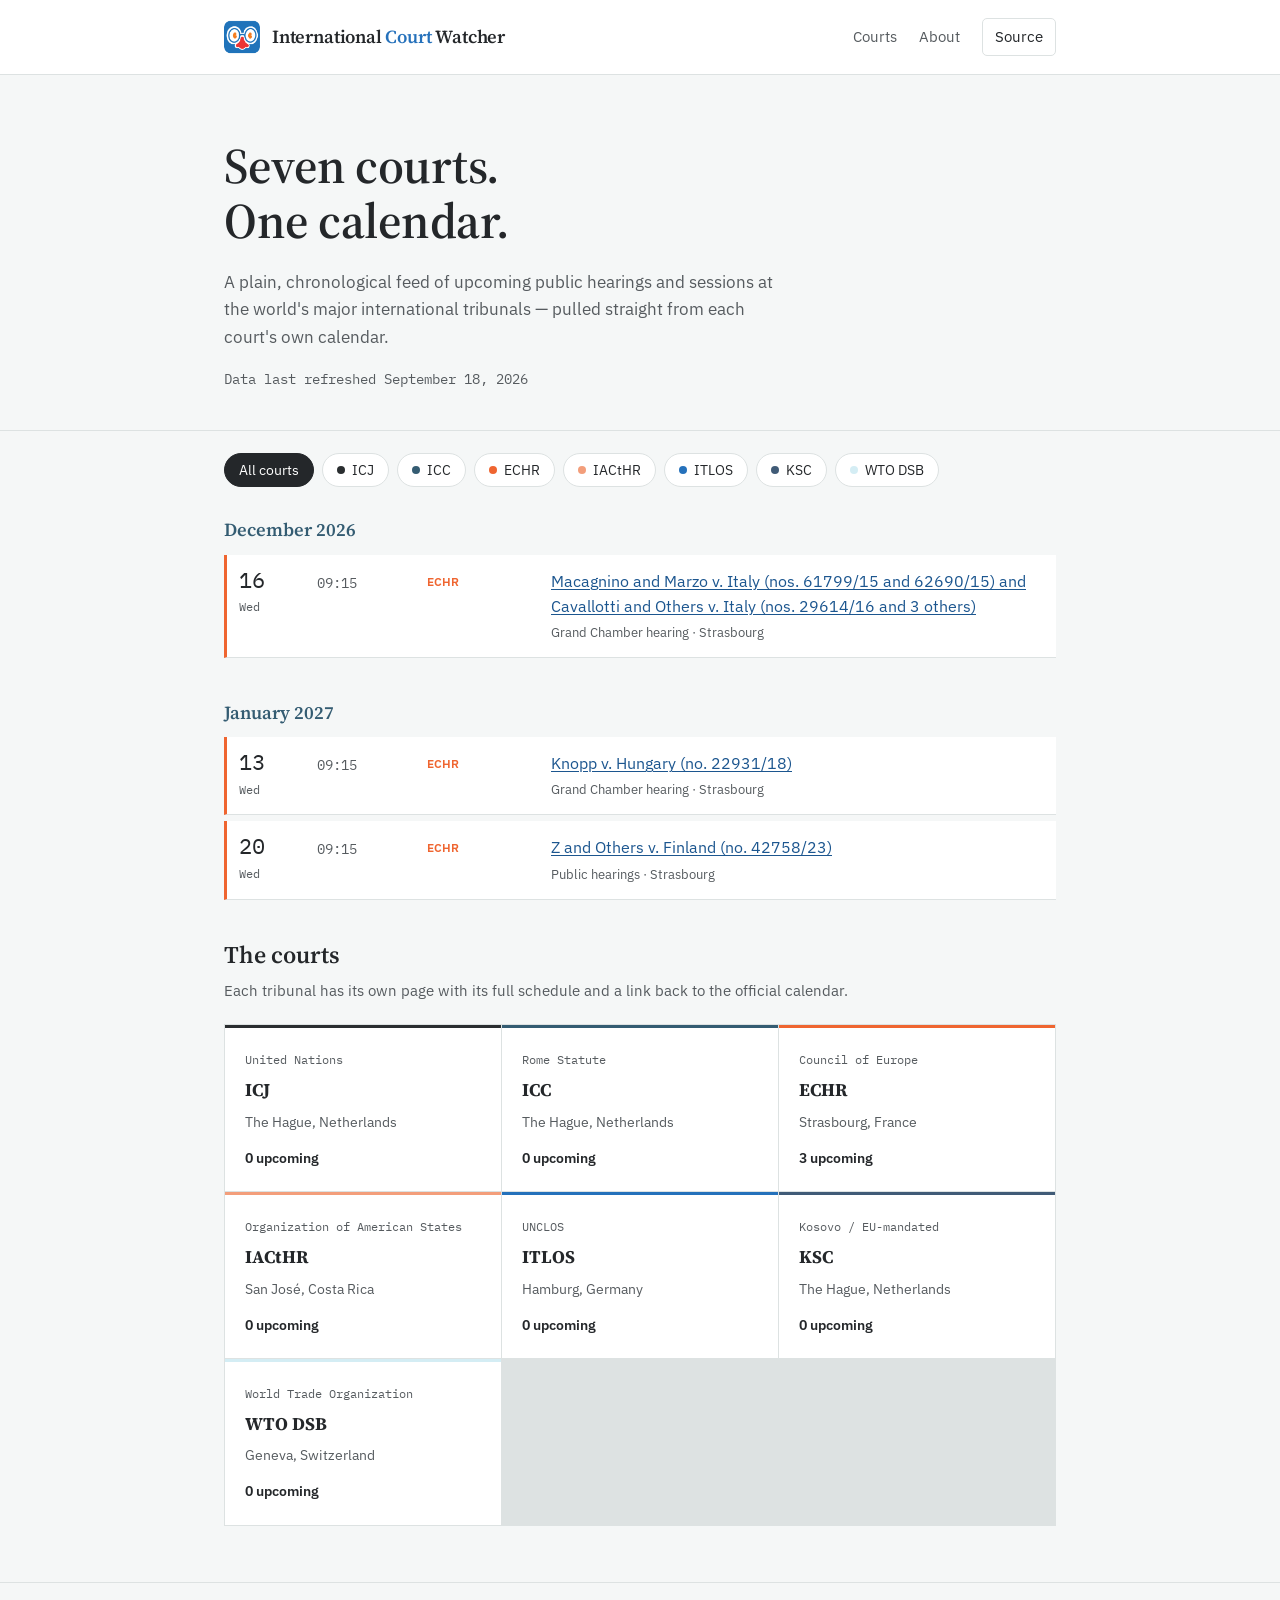
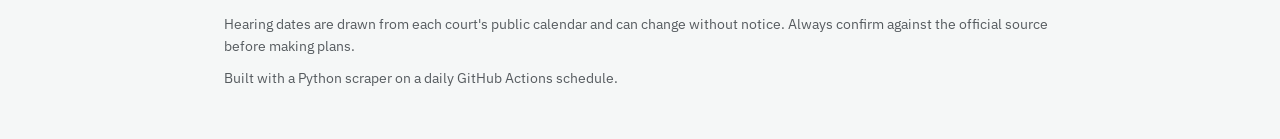
<file: index.html>
<!doctype html>
<html lang="en">
<head>
  <meta charset="utf-8">
  <meta name="viewport" content="width=device-width, initial-scale=1">
  <title>International Court Watcher — hearings across the world's courts</title>
  <meta name="description" content="A single, plain-language calendar of upcoming hearings and sessions at the ICJ, ICC, ECHR, IACtHR, ITLOS, the Kosovo Specialist Chambers, and the WTO Dispute Settlement Body.">
  <link rel="icon" href="assets/img/favicon.png">
  <link rel="preconnect" href="https://fonts.googleapis.com">
  <link href="https://fonts.googleapis.com/css2?family=Source+Serif+4:opsz,wght@8..60,500;8..60,600&family=IBM+Plex+Sans:wght@400;500;600&family=IBM+Plex+Mono:wght@400;500&display=swap" rel="stylesheet">
  <link rel="stylesheet" href="assets/css/style.css">
</head>
<body data-root=".">
  <header class="site-header">
    <div class="wrap">
      <a class="brand" href="index.html">
        <img src="assets/img/logo.png" alt="International Court Watcher logo">
        <span class="brand-name">International <span>Court</span> Watcher</span>
      </a>
      <nav class="site-nav">
        <a href="#courts">Courts</a>
        <a href="about.html">About</a>
        <a class="github" href="https://github.com/" target="_blank" rel="noopener">Source</a>
      </nav>
    </div>
  </header>

  <section class="hero">
    <div class="wrap">
      <h1>Seven courts. One calendar.</h1>
      <p>A plain, chronological feed of upcoming public hearings and sessions at the world's major international tribunals — pulled straight from each court's own calendar.</p>
      <div class="updated" id="updated">Loading data&hellip;</div>
    </div>
  </section>

  <section class="wrap">
    <div class="filters" id="filters"></div>
    <div class="feed" id="feed"></div>
  </section>

  <section class="wrap" id="courts">
    <h2 class="section-title">The courts</h2>
    <p class="section-sub">Each tribunal has its own page with its full schedule and a link back to the official calendar.</p>
    <div class="court-grid" id="court-grid"></div>
  </section>

  <footer class="site-footer">
    <div class="wrap foot-row">
      <div>Hearing dates are drawn from each court's public calendar and can change without notice. Always confirm against the official source before making plans.</div>
      <div>Built with a Python scraper on a daily GitHub Actions schedule.</div>
    </div>
  </footer>

  <script src="assets/js/site.js"></script>
  <script>ICW.initHomepage();</script>
</body>
</html>
</file>
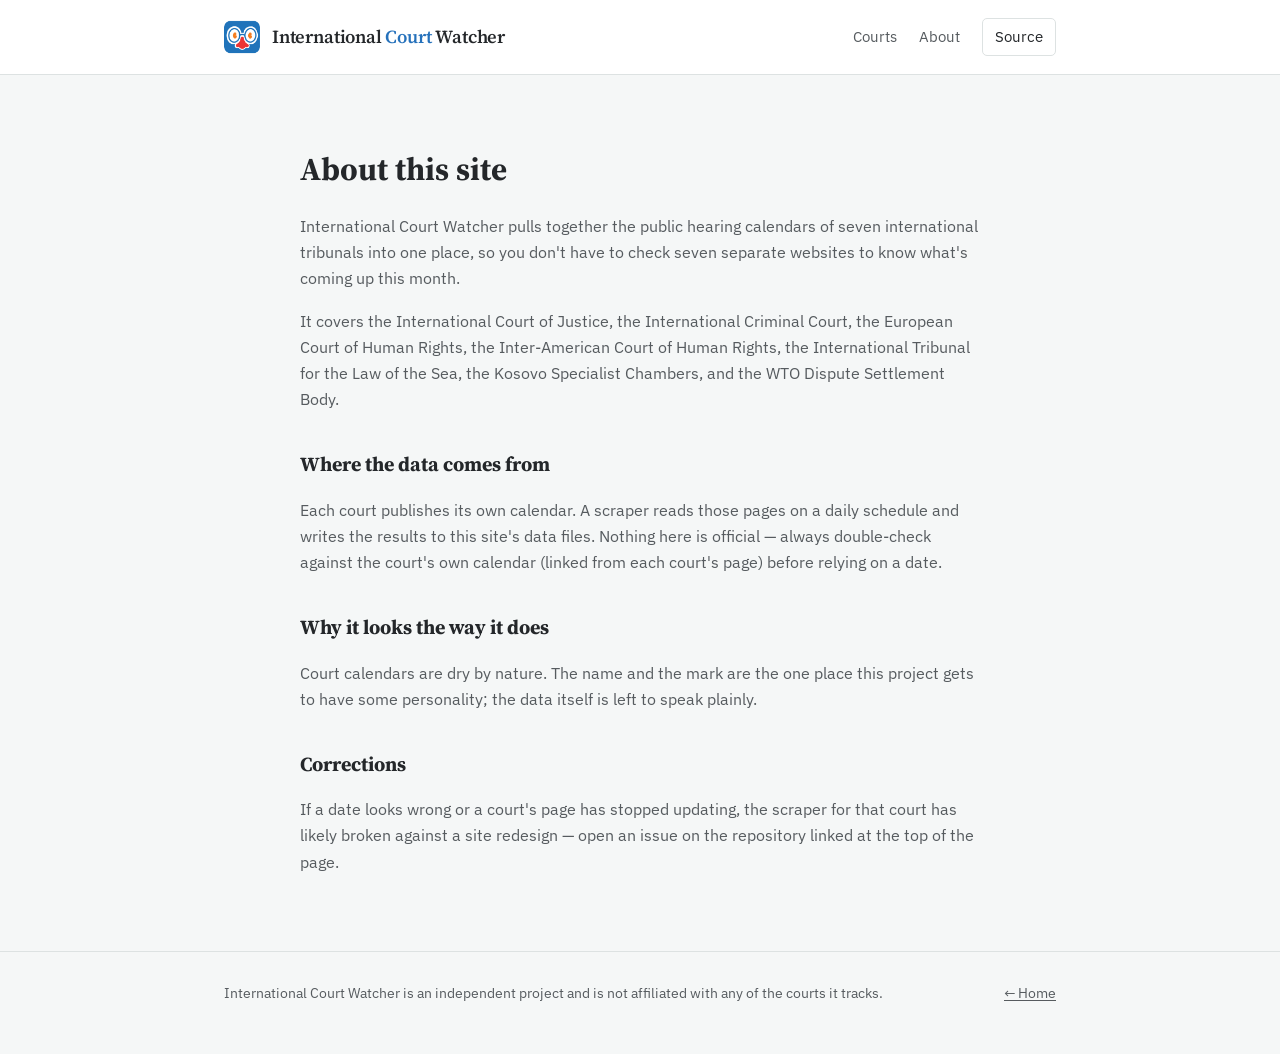
<file: about.html>
<!doctype html>
<html lang="en">
<head>
  <meta charset="utf-8">
  <meta name="viewport" content="width=device-width, initial-scale=1">
  <title>About — International Court Watcher</title>
  <link rel="icon" href="assets/img/favicon.png">
  <link rel="preconnect" href="https://fonts.googleapis.com">
  <link href="https://fonts.googleapis.com/css2?family=Source+Serif+4:opsz,wght@8..60,500;8..60,600&family=IBM+Plex+Sans:wght@400;500;600&family=IBM+Plex+Mono:wght@400;500&display=swap" rel="stylesheet">
  <link rel="stylesheet" href="assets/css/style.css">
  <style>
    .prose { max-width: var(--col-narrow); padding: 48px 0 60px; }
    .prose h1 { font-family: var(--font-display); font-size: 2rem; margin-bottom: 18px; }
    .prose p { color: var(--ink-soft); font-size: 1.02rem; margin-bottom: 16px; }
    .prose h2 { font-family: var(--font-display); font-size: 1.25rem; margin-top: 36px; }
    .prose ul { color: var(--ink-soft); padding-left: 20px; }
    .prose li { margin-bottom: 6px; }
  </style>
</head>
<body>
  <header class="site-header">
    <div class="wrap">
      <a class="brand" href="index.html">
        <img src="assets/img/logo.png" alt="International Court Watcher logo">
        <span class="brand-name">International <span>Court</span> Watcher</span>
      </a>
      <nav class="site-nav">
        <a href="index.html#courts">Courts</a>
        <a href="about.html">About</a>
        <a class="github" href="https://github.com/" target="_blank" rel="noopener">Source</a>
      </nav>
    </div>
  </header>

  <div class="wrap prose">
    <h1>About this site</h1>
    <p>International Court Watcher pulls together the public hearing calendars of seven international tribunals into one place, so you don't have to check seven separate websites to know what's coming up this month.</p>
    <p>It covers the International Court of Justice, the International Criminal Court, the European Court of Human Rights, the Inter-American Court of Human Rights, the International Tribunal for the Law of the Sea, the Kosovo Specialist Chambers, and the WTO Dispute Settlement Body.</p>

    <h2>Where the data comes from</h2>
    <p>Each court publishes its own calendar. A scraper reads those pages on a daily schedule and writes the results to this site's data files. Nothing here is official — always double-check against the court's own calendar (linked from each court's page) before relying on a date.</p>

    <h2>Why it looks the way it does</h2>
    <p>Court calendars are dry by nature. The name and the mark are the one place this project gets to have some personality; the data itself is left to speak plainly.</p>

    <h2>Corrections</h2>
    <p>If a date looks wrong or a court's page has stopped updating, the scraper for that court has likely broken against a site redesign — open an issue on the repository linked at the top of the page.</p>
  </div>

  <footer class="site-footer">
    <div class="wrap foot-row">
      <div>International Court Watcher is an independent project and is not affiliated with any of the courts it tracks.</div>
      <div><a href="index.html">&larr; Home</a></div>
    </div>
  </footer>
</body>
</html>
</file>
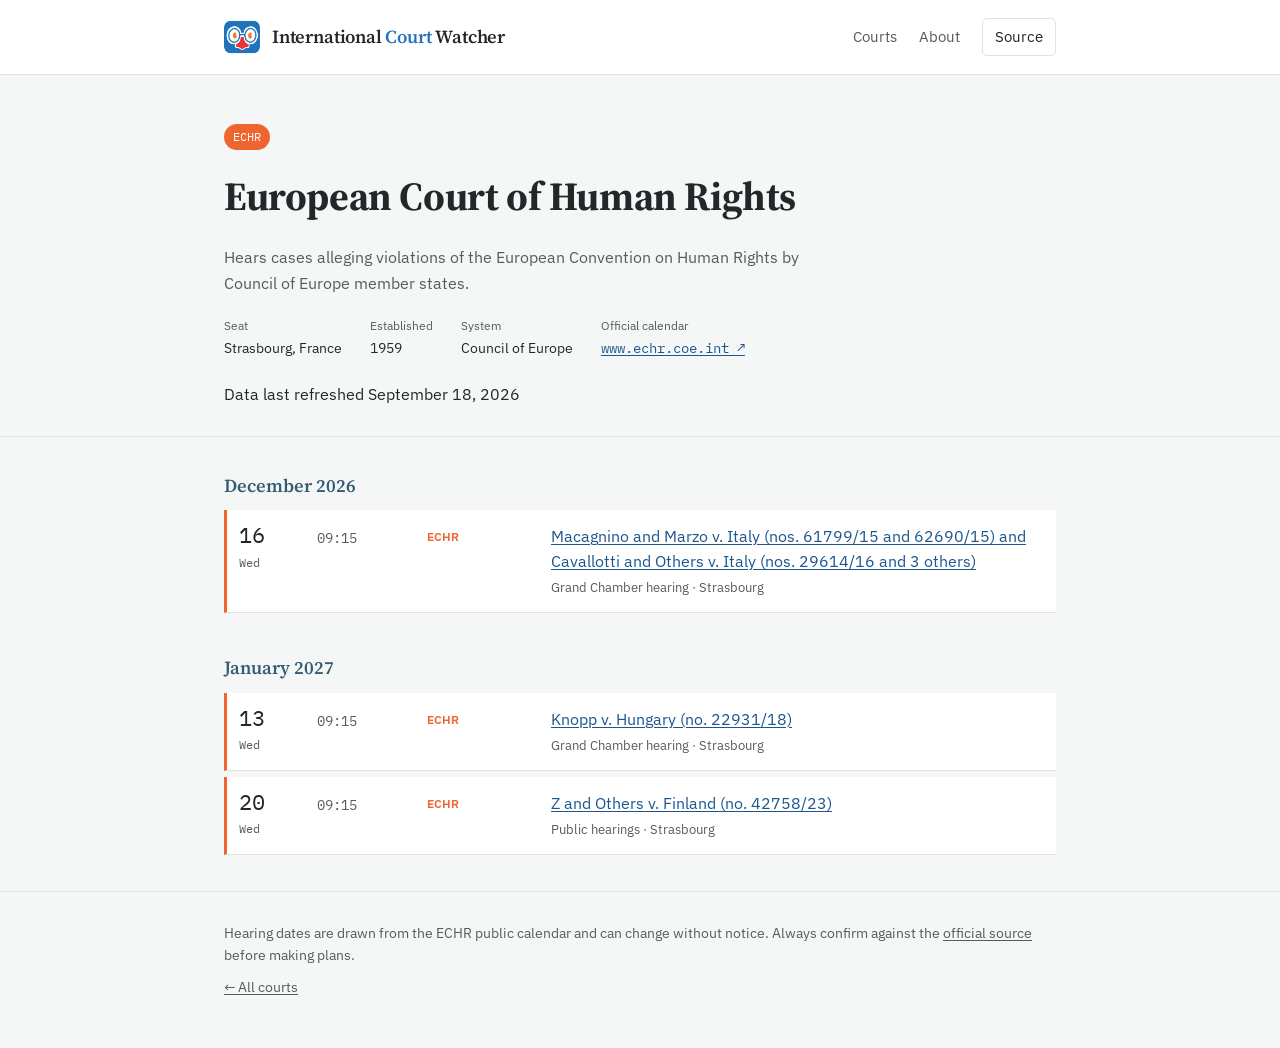
<file: courts/echr.html>
<!doctype html>
<html lang="en">
<head>
  <meta charset="utf-8">
  <meta name="viewport" content="width=device-width, initial-scale=1">
  <title>European Court of Human Rights (ECHR) hearings — International Court Watcher</title>
  <meta name="description" content="Upcoming hearings and sessions at the European Court of Human Rights, sourced from the court's own calendar.">
  <link rel="icon" href="../assets/img/favicon.png">
  <link rel="preconnect" href="https://fonts.googleapis.com">
  <link href="https://fonts.googleapis.com/css2?family=Source+Serif+4:opsz,wght@8..60,500;8..60,600&family=IBM+Plex+Sans:wght@400;500;600&family=IBM+Plex+Mono:wght@400;500&display=swap" rel="stylesheet">
  <link rel="stylesheet" href="../assets/css/style.css">
</head>
<body data-root="..">
  <header class="site-header">
    <div class="wrap">
      <a class="brand" href="../index.html">
        <img src="../assets/img/logo.png" alt="International Court Watcher logo">
        <span class="brand-name">International <span>Court</span> Watcher</span>
      </a>
      <nav class="site-nav">
        <a href="../index.html#courts">Courts</a>
        <a href="../about.html">About</a>
        <a class="github" href="https://github.com/" target="_blank" rel="noopener">Source</a>
      </nav>
    </div>
  </header>

  <section class="court-header" style="--page-accent:#EF6530">
    <div class="wrap">
      <span class="abbr-tag">ECHR</span>
      <h1>European Court of Human Rights</h1>
      <p class="blurb">Hears cases alleging violations of the European Convention on Human Rights by Council of Europe member states.</p>
      <div class="court-meta">
        <div><span>Seat</span>Strasbourg, France</div>
        <div><span>Established</span>1959</div>
        <div><span>System</span>Council of Europe</div>
        <div><span>Official calendar</span><a href="https://www.echr.coe.int/calendar-of-hearings" target="_blank" rel="noopener">www.echr.coe.int &#8599;</a></div>
      </div>
      <div class="updated" id="updated" style="margin-top:22px">Loading data&hellip;</div>
    </div>
  </section>

  <section class="wrap" style="padding-top:28px">
    <div class="feed" id="feed"></div>
  </section>

  <footer class="site-footer">
    <div class="wrap foot-row">
      <div>Hearing dates are drawn from the ECHR public calendar and can change without notice. Always confirm against the <a href="https://www.echr.coe.int/calendar-of-hearings" target="_blank" rel="noopener">official source</a> before making plans.</div>
      <div><a href="../index.html">&larr; All courts</a></div>
    </div>
  </footer>

  <script src="../assets/js/site.js"></script>
  <script>ICW.initCourtPage("echr");</script>
</body>
</html>
</file>
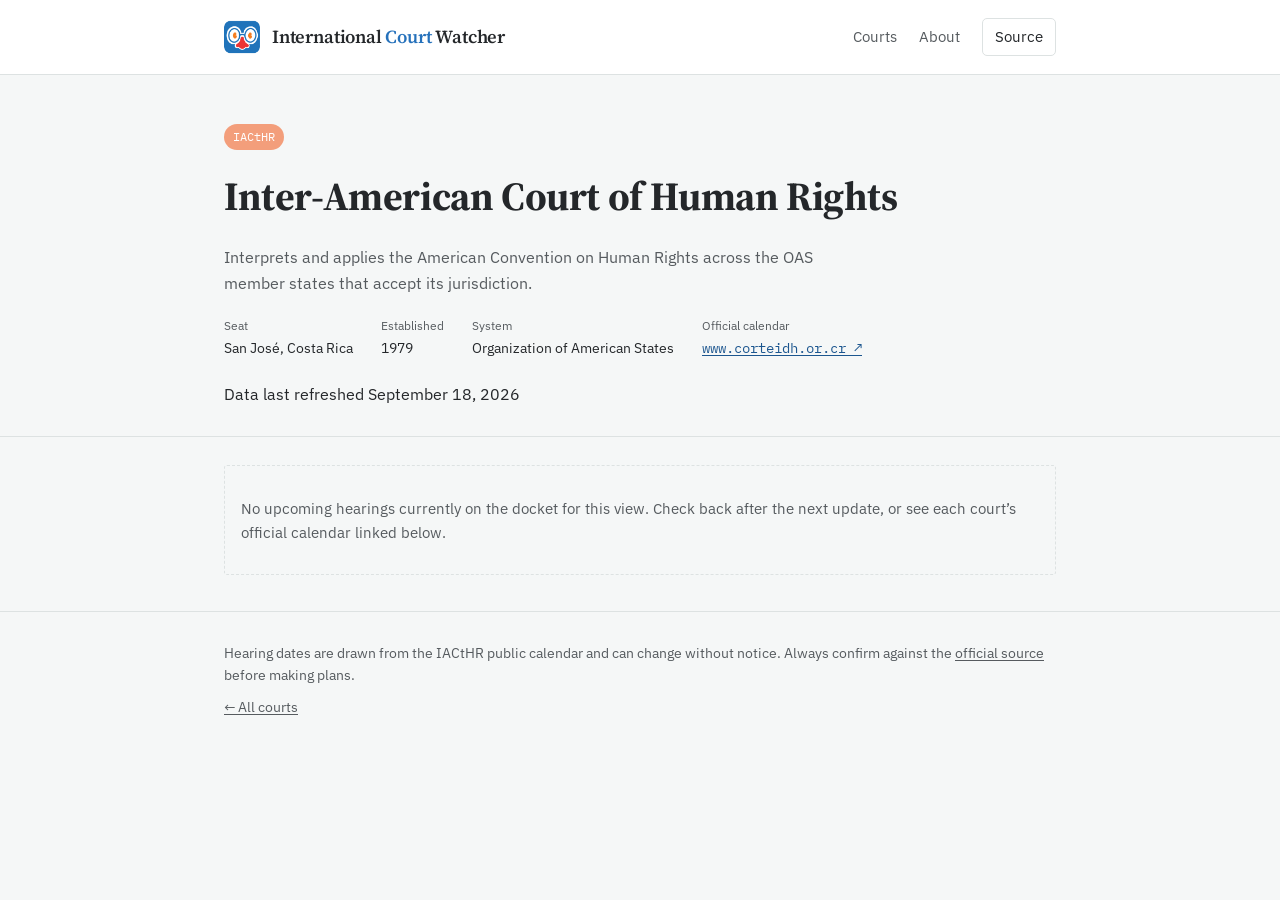
<file: courts/iacthr.html>
<!doctype html>
<html lang="en">
<head>
  <meta charset="utf-8">
  <meta name="viewport" content="width=device-width, initial-scale=1">
  <title>Inter-American Court of Human Rights (IACtHR) hearings — International Court Watcher</title>
  <meta name="description" content="Upcoming hearings and sessions at the Inter-American Court of Human Rights, sourced from the court's own calendar.">
  <link rel="icon" href="../assets/img/favicon.png">
  <link rel="preconnect" href="https://fonts.googleapis.com">
  <link href="https://fonts.googleapis.com/css2?family=Source+Serif+4:opsz,wght@8..60,500;8..60,600&family=IBM+Plex+Sans:wght@400;500;600&family=IBM+Plex+Mono:wght@400;500&display=swap" rel="stylesheet">
  <link rel="stylesheet" href="../assets/css/style.css">
</head>
<body data-root="..">
  <header class="site-header">
    <div class="wrap">
      <a class="brand" href="../index.html">
        <img src="../assets/img/logo.png" alt="International Court Watcher logo">
        <span class="brand-name">International <span>Court</span> Watcher</span>
      </a>
      <nav class="site-nav">
        <a href="../index.html#courts">Courts</a>
        <a href="../about.html">About</a>
        <a class="github" href="https://github.com/" target="_blank" rel="noopener">Source</a>
      </nav>
    </div>
  </header>

  <section class="court-header" style="--page-accent:#F39E7B">
    <div class="wrap">
      <span class="abbr-tag">IACtHR</span>
      <h1>Inter-American Court of Human Rights</h1>
      <p class="blurb">Interprets and applies the American Convention on Human Rights across the OAS member states that accept its jurisdiction.</p>
      <div class="court-meta">
        <div><span>Seat</span>San José, Costa Rica</div>
        <div><span>Established</span>1979</div>
        <div><span>System</span>Organization of American States</div>
        <div><span>Official calendar</span><a href="https://www.corteidh.or.cr/periodo_de_sesiones.cfm?lang=en" target="_blank" rel="noopener">www.corteidh.or.cr &#8599;</a></div>
      </div>
      <div class="updated" id="updated" style="margin-top:22px">Loading data&hellip;</div>
    </div>
  </section>

  <section class="wrap" style="padding-top:28px">
    <div class="feed" id="feed"></div>
  </section>

  <footer class="site-footer">
    <div class="wrap foot-row">
      <div>Hearing dates are drawn from the IACtHR public calendar and can change without notice. Always confirm against the <a href="https://www.corteidh.or.cr/periodo_de_sesiones.cfm?lang=en" target="_blank" rel="noopener">official source</a> before making plans.</div>
      <div><a href="../index.html">&larr; All courts</a></div>
    </div>
  </footer>

  <script src="../assets/js/site.js"></script>
  <script>ICW.initCourtPage("iacthr");</script>
</body>
</html>
</file>
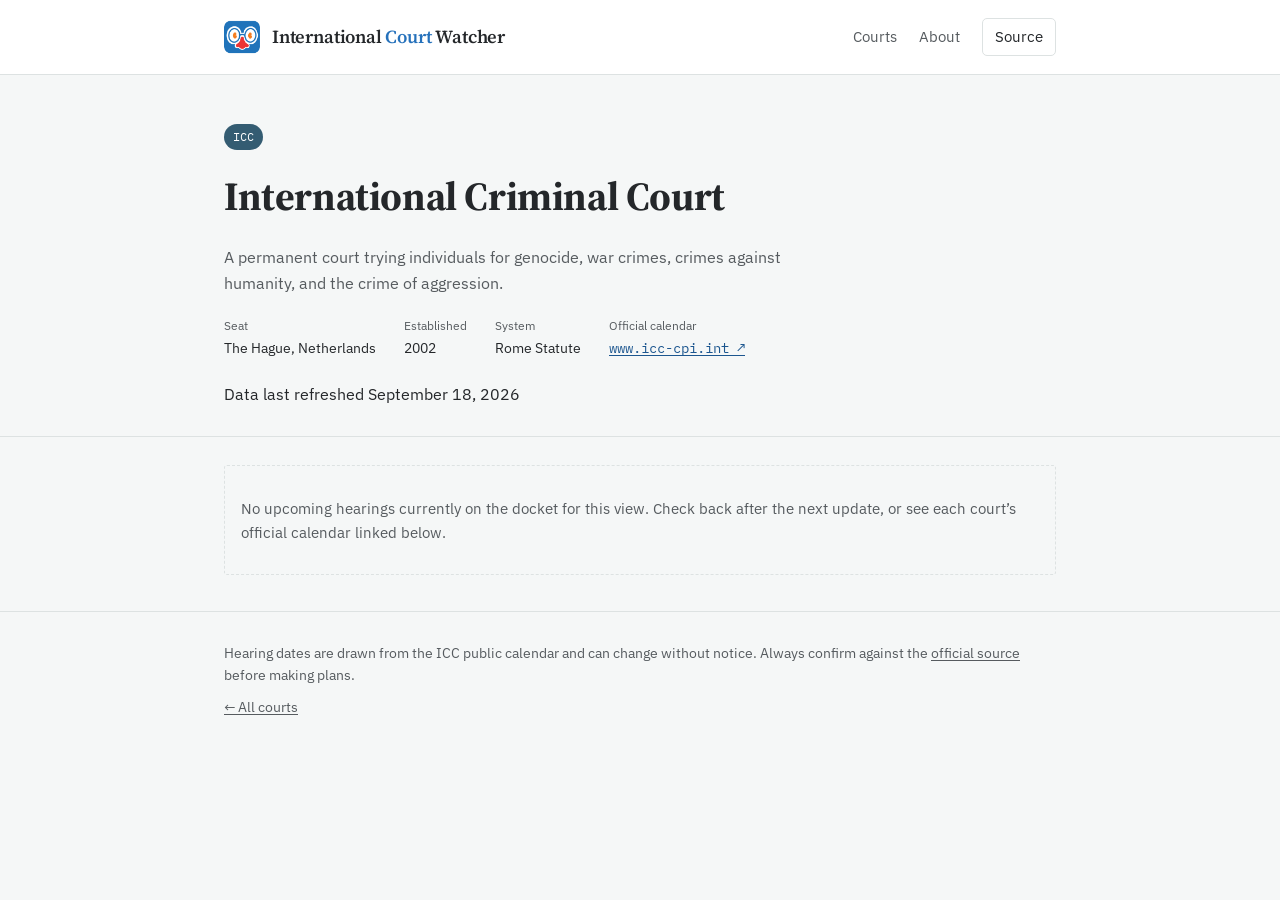
<file: courts/icc.html>
<!doctype html>
<html lang="en">
<head>
  <meta charset="utf-8">
  <meta name="viewport" content="width=device-width, initial-scale=1">
  <title>International Criminal Court (ICC) hearings — International Court Watcher</title>
  <meta name="description" content="Upcoming hearings and sessions at the International Criminal Court, sourced from the court's own calendar.">
  <link rel="icon" href="../assets/img/favicon.png">
  <link rel="preconnect" href="https://fonts.googleapis.com">
  <link href="https://fonts.googleapis.com/css2?family=Source+Serif+4:opsz,wght@8..60,500;8..60,600&family=IBM+Plex+Sans:wght@400;500;600&family=IBM+Plex+Mono:wght@400;500&display=swap" rel="stylesheet">
  <link rel="stylesheet" href="../assets/css/style.css">
</head>
<body data-root="..">
  <header class="site-header">
    <div class="wrap">
      <a class="brand" href="../index.html">
        <img src="../assets/img/logo.png" alt="International Court Watcher logo">
        <span class="brand-name">International <span>Court</span> Watcher</span>
      </a>
      <nav class="site-nav">
        <a href="../index.html#courts">Courts</a>
        <a href="../about.html">About</a>
        <a class="github" href="https://github.com/" target="_blank" rel="noopener">Source</a>
      </nav>
    </div>
  </header>

  <section class="court-header" style="--page-accent:#345C72">
    <div class="wrap">
      <span class="abbr-tag">ICC</span>
      <h1>International Criminal Court</h1>
      <p class="blurb">A permanent court trying individuals for genocide, war crimes, crimes against humanity, and the crime of aggression.</p>
      <div class="court-meta">
        <div><span>Seat</span>The Hague, Netherlands</div>
        <div><span>Established</span>2002</div>
        <div><span>System</span>Rome Statute</div>
        <div><span>Official calendar</span><a href="https://www.icc-cpi.int/court-calendar" target="_blank" rel="noopener">www.icc-cpi.int &#8599;</a></div>
      </div>
      <div class="updated" id="updated" style="margin-top:22px">Loading data&hellip;</div>
    </div>
  </section>

  <section class="wrap" style="padding-top:28px">
    <div class="feed" id="feed"></div>
  </section>

  <footer class="site-footer">
    <div class="wrap foot-row">
      <div>Hearing dates are drawn from the ICC public calendar and can change without notice. Always confirm against the <a href="https://www.icc-cpi.int/court-calendar" target="_blank" rel="noopener">official source</a> before making plans.</div>
      <div><a href="../index.html">&larr; All courts</a></div>
    </div>
  </footer>

  <script src="../assets/js/site.js"></script>
  <script>ICW.initCourtPage("icc");</script>
</body>
</html>
</file>
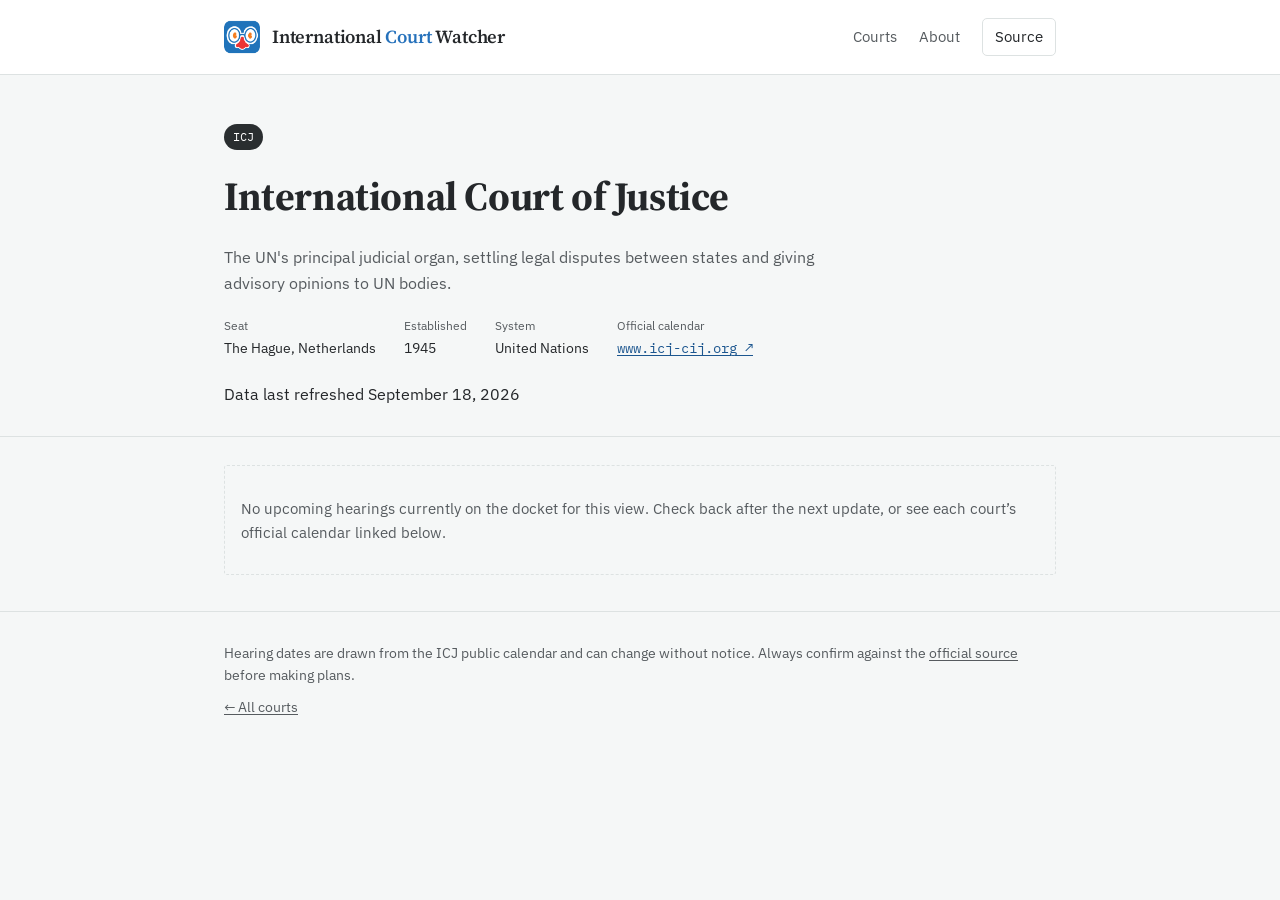
<file: courts/icj.html>
<!doctype html>
<html lang="en">
<head>
  <meta charset="utf-8">
  <meta name="viewport" content="width=device-width, initial-scale=1">
  <title>International Court of Justice (ICJ) hearings — International Court Watcher</title>
  <meta name="description" content="Upcoming hearings and sessions at the International Court of Justice, sourced from the court's own calendar.">
  <link rel="icon" href="../assets/img/favicon.png">
  <link rel="preconnect" href="https://fonts.googleapis.com">
  <link href="https://fonts.googleapis.com/css2?family=Source+Serif+4:opsz,wght@8..60,500;8..60,600&family=IBM+Plex+Sans:wght@400;500;600&family=IBM+Plex+Mono:wght@400;500&display=swap" rel="stylesheet">
  <link rel="stylesheet" href="../assets/css/style.css">
</head>
<body data-root="..">
  <header class="site-header">
    <div class="wrap">
      <a class="brand" href="../index.html">
        <img src="../assets/img/logo.png" alt="International Court Watcher logo">
        <span class="brand-name">International <span>Court</span> Watcher</span>
      </a>
      <nav class="site-nav">
        <a href="../index.html#courts">Courts</a>
        <a href="../about.html">About</a>
        <a class="github" href="https://github.com/" target="_blank" rel="noopener">Source</a>
      </nav>
    </div>
  </header>

  <section class="court-header" style="--page-accent:#2A2E30">
    <div class="wrap">
      <span class="abbr-tag">ICJ</span>
      <h1>International Court of Justice</h1>
      <p class="blurb">The UN's principal judicial organ, settling legal disputes between states and giving advisory opinions to UN bodies.</p>
      <div class="court-meta">
        <div><span>Seat</span>The Hague, Netherlands</div>
        <div><span>Established</span>1945</div>
        <div><span>System</span>United Nations</div>
        <div><span>Official calendar</span><a href="https://www.icj-cij.org/calendar" target="_blank" rel="noopener">www.icj-cij.org &#8599;</a></div>
      </div>
      <div class="updated" id="updated" style="margin-top:22px">Loading data&hellip;</div>
    </div>
  </section>

  <section class="wrap" style="padding-top:28px">
    <div class="feed" id="feed"></div>
  </section>

  <footer class="site-footer">
    <div class="wrap foot-row">
      <div>Hearing dates are drawn from the ICJ public calendar and can change without notice. Always confirm against the <a href="https://www.icj-cij.org/calendar" target="_blank" rel="noopener">official source</a> before making plans.</div>
      <div><a href="../index.html">&larr; All courts</a></div>
    </div>
  </footer>

  <script src="../assets/js/site.js"></script>
  <script>ICW.initCourtPage("icj");</script>
</body>
</html>
</file>
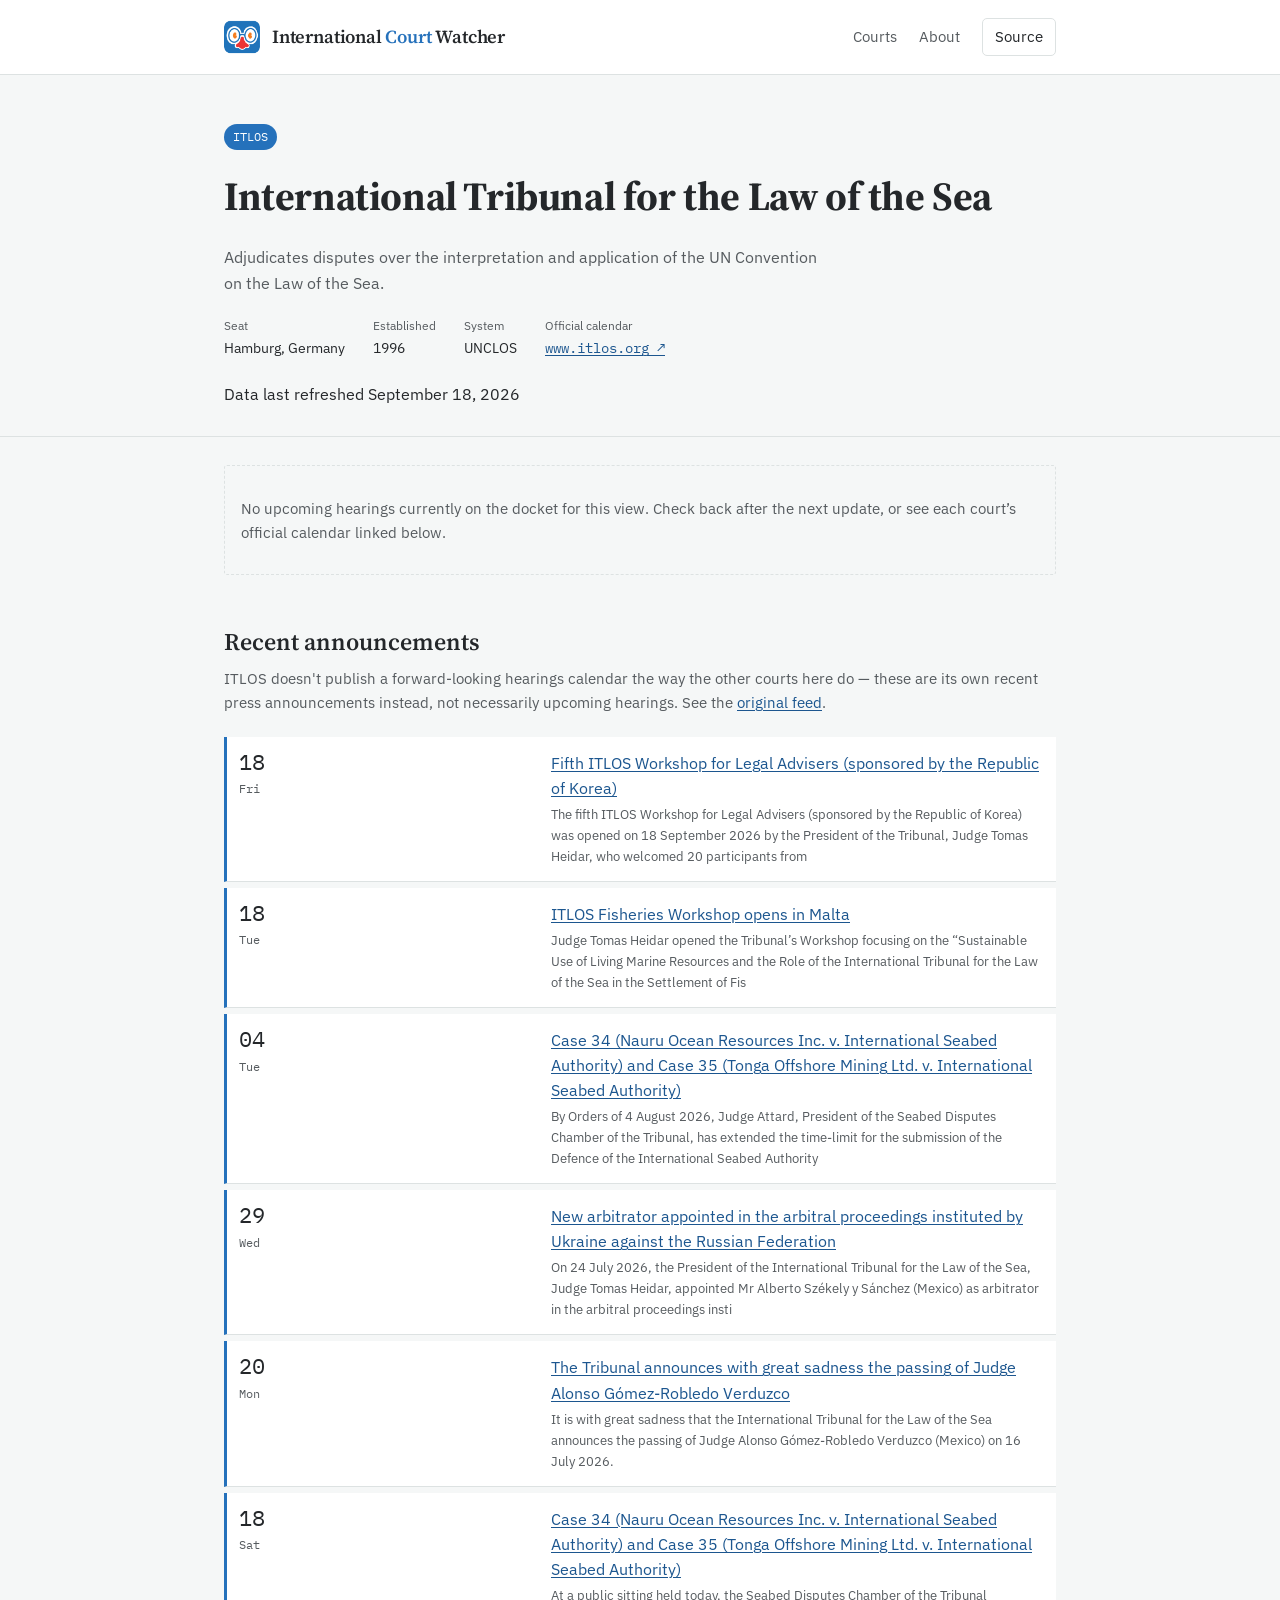
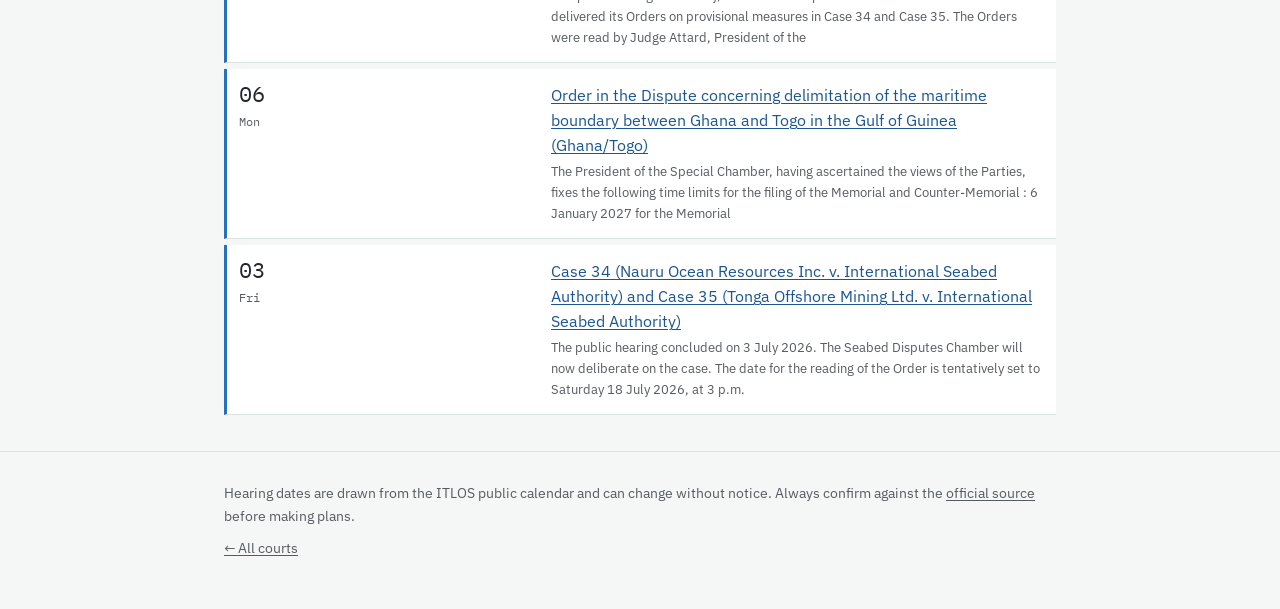
<file: courts/itlos.html>
<!doctype html>
<html lang="en">
<head>
  <meta charset="utf-8">
  <meta name="viewport" content="width=device-width, initial-scale=1">
  <title>International Tribunal for the Law of the Sea (ITLOS) hearings — International Court Watcher</title>
  <meta name="description" content="Upcoming hearings and sessions at the International Tribunal for the Law of the Sea, sourced from the court's own calendar.">
  <link rel="icon" href="../assets/img/favicon.png">
  <link rel="preconnect" href="https://fonts.googleapis.com">
  <link href="https://fonts.googleapis.com/css2?family=Source+Serif+4:opsz,wght@8..60,500;8..60,600&family=IBM+Plex+Sans:wght@400;500;600&family=IBM+Plex+Mono:wght@400;500&display=swap" rel="stylesheet">
  <link rel="stylesheet" href="../assets/css/style.css">
</head>
<body data-root="..">
  <header class="site-header">
    <div class="wrap">
      <a class="brand" href="../index.html">
        <img src="../assets/img/logo.png" alt="International Court Watcher logo">
        <span class="brand-name">International <span>Court</span> Watcher</span>
      </a>
      <nav class="site-nav">
        <a href="../index.html#courts">Courts</a>
        <a href="../about.html">About</a>
        <a class="github" href="https://github.com/" target="_blank" rel="noopener">Source</a>
      </nav>
    </div>
  </header>

  <section class="court-header" style="--page-accent:#2571BB">
    <div class="wrap">
      <span class="abbr-tag">ITLOS</span>
      <h1>International Tribunal for the Law of the Sea</h1>
      <p class="blurb">Adjudicates disputes over the interpretation and application of the UN Convention on the Law of the Sea.</p>
      <div class="court-meta">
        <div><span>Seat</span>Hamburg, Germany</div>
        <div><span>Established</span>1996</div>
        <div><span>System</span>UNCLOS</div>
        <div><span>Official calendar</span><a href="https://www.itlos.org/en/main/cases/schedule-of-hearings/" target="_blank" rel="noopener">www.itlos.org &#8599;</a></div>
      </div>
      <div class="updated" id="updated" style="margin-top:22px">Loading data&hellip;</div>
    </div>
  </section>

  <section class="wrap" style="padding-top:28px">
    <div class="feed" id="feed"></div>
  </section>

  
  <section class="wrap news-section" id="news-section" style="display:none; padding-top:12px">
    <h2 class="section-title">Recent announcements</h2>
    <p class="section-sub">ITLOS doesn't publish a forward-looking hearings calendar the way the other courts here do — these are its own recent press announcements instead, not necessarily upcoming hearings. See the <a href="https://www.itlos.org/en/main/resources/calendar-of-events/" target="_blank" rel="noopener">original feed</a>.</p>
    <div class="feed" id="news"></div>
  </section>
  

  <footer class="site-footer">
    <div class="wrap foot-row">
      <div>Hearing dates are drawn from the ITLOS public calendar and can change without notice. Always confirm against the <a href="https://www.itlos.org/en/main/cases/schedule-of-hearings/" target="_blank" rel="noopener">official source</a> before making plans.</div>
      <div><a href="../index.html">&larr; All courts</a></div>
    </div>
  </footer>

  <script src="../assets/js/site.js"></script>
  <script>ICW.initCourtPage("itlos");</script>
</body>
</html>
</file>
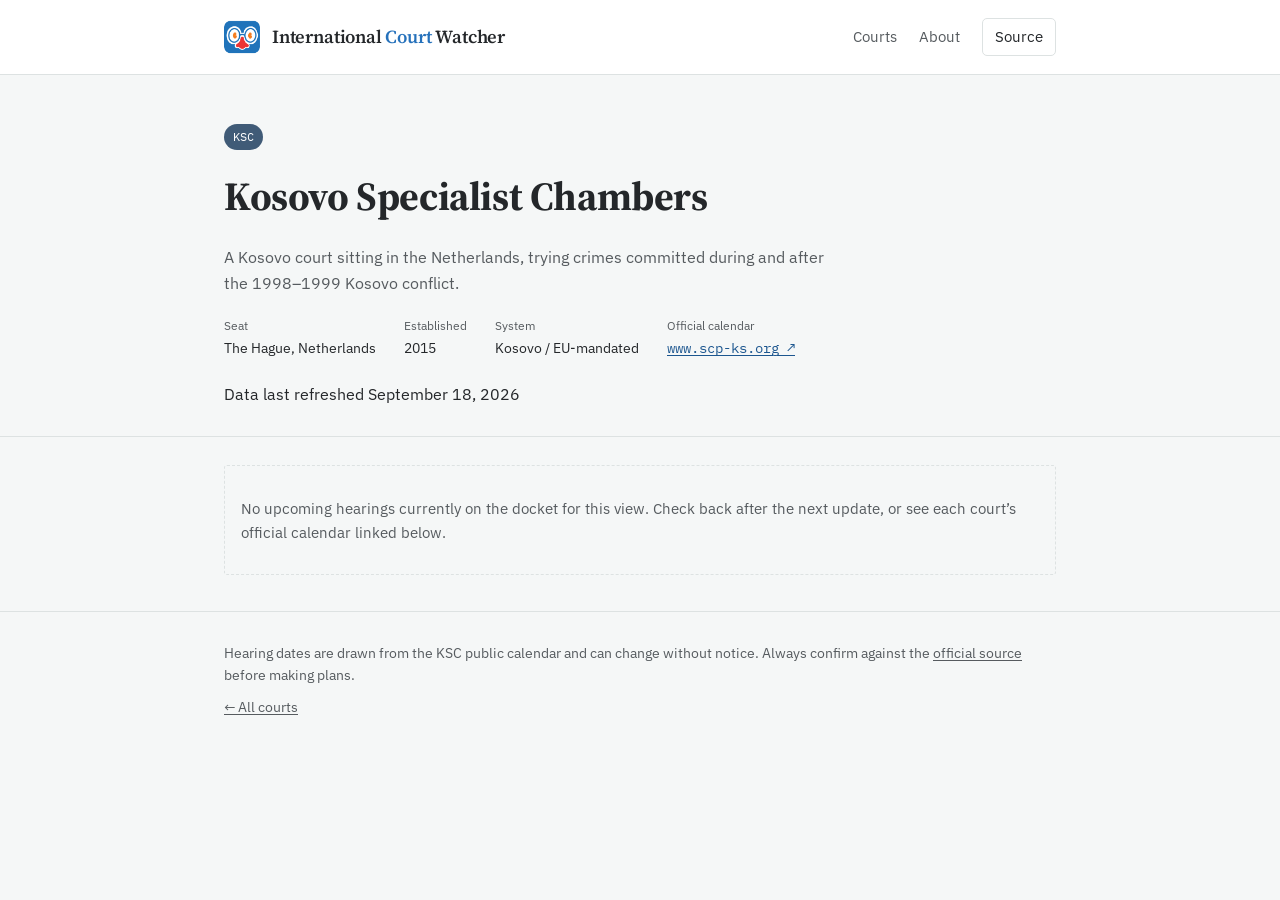
<file: courts/ksc.html>
<!doctype html>
<html lang="en">
<head>
  <meta charset="utf-8">
  <meta name="viewport" content="width=device-width, initial-scale=1">
  <title>Kosovo Specialist Chambers (KSC) hearings — International Court Watcher</title>
  <meta name="description" content="Upcoming hearings and sessions at the Kosovo Specialist Chambers, sourced from the court's own calendar.">
  <link rel="icon" href="../assets/img/favicon.png">
  <link rel="preconnect" href="https://fonts.googleapis.com">
  <link href="https://fonts.googleapis.com/css2?family=Source+Serif+4:opsz,wght@8..60,500;8..60,600&family=IBM+Plex+Sans:wght@400;500;600&family=IBM+Plex+Mono:wght@400;500&display=swap" rel="stylesheet">
  <link rel="stylesheet" href="../assets/css/style.css">
</head>
<body data-root="..">
  <header class="site-header">
    <div class="wrap">
      <a class="brand" href="../index.html">
        <img src="../assets/img/logo.png" alt="International Court Watcher logo">
        <span class="brand-name">International <span>Court</span> Watcher</span>
      </a>
      <nav class="site-nav">
        <a href="../index.html#courts">Courts</a>
        <a href="../about.html">About</a>
        <a class="github" href="https://github.com/" target="_blank" rel="noopener">Source</a>
      </nav>
    </div>
  </header>

  <section class="court-header" style="--page-accent:#405B77">
    <div class="wrap">
      <span class="abbr-tag">KSC</span>
      <h1>Kosovo Specialist Chambers</h1>
      <p class="blurb">A Kosovo court sitting in the Netherlands, trying crimes committed during and after the 1998–1999 Kosovo conflict.</p>
      <div class="court-meta">
        <div><span>Seat</span>The Hague, Netherlands</div>
        <div><span>Established</span>2015</div>
        <div><span>System</span>Kosovo / EU-mandated</div>
        <div><span>Official calendar</span><a href="https://www.scp-ks.org/en/calendar" target="_blank" rel="noopener">www.scp-ks.org &#8599;</a></div>
      </div>
      <div class="updated" id="updated" style="margin-top:22px">Loading data&hellip;</div>
    </div>
  </section>

  <section class="wrap" style="padding-top:28px">
    <div class="feed" id="feed"></div>
  </section>

  <footer class="site-footer">
    <div class="wrap foot-row">
      <div>Hearing dates are drawn from the KSC public calendar and can change without notice. Always confirm against the <a href="https://www.scp-ks.org/en/calendar" target="_blank" rel="noopener">official source</a> before making plans.</div>
      <div><a href="../index.html">&larr; All courts</a></div>
    </div>
  </footer>

  <script src="../assets/js/site.js"></script>
  <script>ICW.initCourtPage("ksc");</script>
</body>
</html>
</file>
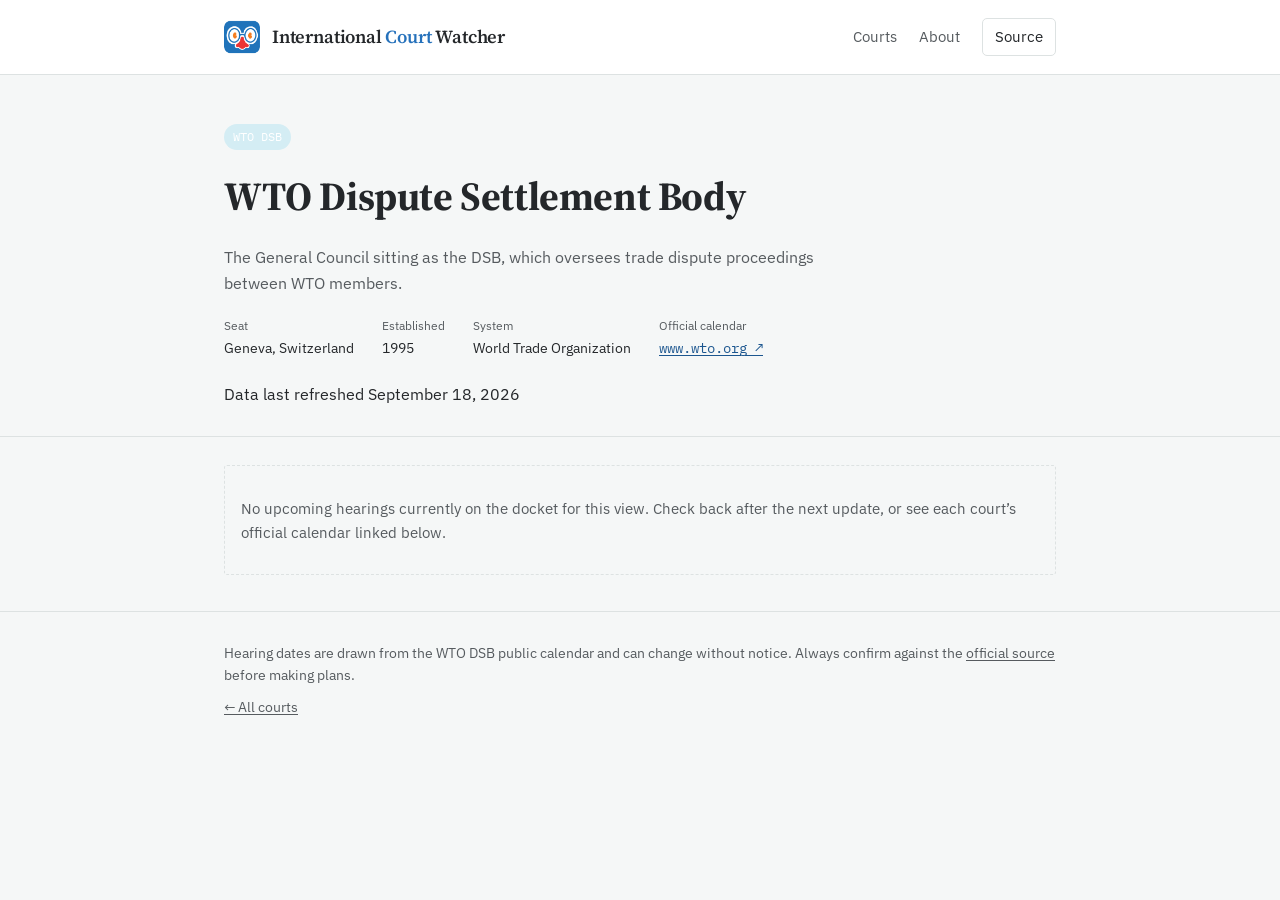
<file: courts/wto.html>
<!doctype html>
<html lang="en">
<head>
  <meta charset="utf-8">
  <meta name="viewport" content="width=device-width, initial-scale=1">
  <title>WTO Dispute Settlement Body (WTO DSB) hearings — International Court Watcher</title>
  <meta name="description" content="Upcoming hearings and sessions at the WTO Dispute Settlement Body, sourced from the court's own calendar.">
  <link rel="icon" href="../assets/img/favicon.png">
  <link rel="preconnect" href="https://fonts.googleapis.com">
  <link href="https://fonts.googleapis.com/css2?family=Source+Serif+4:opsz,wght@8..60,500;8..60,600&family=IBM+Plex+Sans:wght@400;500;600&family=IBM+Plex+Mono:wght@400;500&display=swap" rel="stylesheet">
  <link rel="stylesheet" href="../assets/css/style.css">
</head>
<body data-root="..">
  <header class="site-header">
    <div class="wrap">
      <a class="brand" href="../index.html">
        <img src="../assets/img/logo.png" alt="International Court Watcher logo">
        <span class="brand-name">International <span>Court</span> Watcher</span>
      </a>
      <nav class="site-nav">
        <a href="../index.html#courts">Courts</a>
        <a href="../about.html">About</a>
        <a class="github" href="https://github.com/" target="_blank" rel="noopener">Source</a>
      </nav>
    </div>
  </header>

  <section class="court-header" style="--page-accent:#D4EDF4">
    <div class="wrap">
      <span class="abbr-tag">WTO DSB</span>
      <h1>WTO Dispute Settlement Body</h1>
      <p class="blurb">The General Council sitting as the DSB, which oversees trade dispute proceedings between WTO members.</p>
      <div class="court-meta">
        <div><span>Seat</span>Geneva, Switzerland</div>
        <div><span>Established</span>1995</div>
        <div><span>System</span>World Trade Organization</div>
        <div><span>Official calendar</span><a href="https://www.wto.org/english/news_e/events_e/events_list_view_e.htm" target="_blank" rel="noopener">www.wto.org &#8599;</a></div>
      </div>
      <div class="updated" id="updated" style="margin-top:22px">Loading data&hellip;</div>
    </div>
  </section>

  <section class="wrap" style="padding-top:28px">
    <div class="feed" id="feed"></div>
  </section>

  <footer class="site-footer">
    <div class="wrap foot-row">
      <div>Hearing dates are drawn from the WTO DSB public calendar and can change without notice. Always confirm against the <a href="https://www.wto.org/english/news_e/events_e/events_list_view_e.htm" target="_blank" rel="noopener">official source</a> before making plans.</div>
      <div><a href="../index.html">&larr; All courts</a></div>
    </div>
  </footer>

  <script src="../assets/js/site.js"></script>
  <script>ICW.initCourtPage("wto");</script>
</body>
</html>
</file>
<file: assets/css/style.css>
/* ============================================================
   International Court Watcher — design tokens
   ============================================================ */
:root {
  /* Color */
  --ink: #24272a;
  --ink-soft: #565b5f;
  --paper: #f5f7f7;
  --paper-raised: #ffffff;
  --line: #dde2e2;
  --brand: #2571bb;      /* logo blue */
  --brand-dark: #1c568f;
  --accent: #ef6530;      /* orange, from palette */
  --accent-soft: #fbe3d2; /* peach tint */
  --sky: #d4edf4;         /* light blue tint */
  --slate: #345c72;       /* secondary ink / section rules */

  /* Per-court accents (also defined inline per page via data-court) */
  --c-icj: #2a2e30;
  --c-icc: #345c72;
  --c-echr: #ef6530;
  --c-iacthr: #d1834a;
  --c-itlos: #2571bb;
  --c-wto: #4a90a4;

  /* Type */
  --font-display: 'Source Serif 4', Georgia, 'Times New Roman', serif;
  --font-body: 'IBM Plex Sans', -apple-system, BlinkMacSystemFont, 'Segoe UI', sans-serif;
  --font-mono: 'IBM Plex Mono', ui-monospace, Menlo, monospace;

  /* Layout */
  --col: 880px;
  --col-narrow: 680px;
  --radius: 3px;
}

* { box-sizing: border-box; }

html { -webkit-text-size-adjust: 100%; }

body {
  margin: 0;
  background: var(--paper);
  color: var(--ink);
  font-family: var(--font-body);
  font-size: 16px;
  line-height: 1.6;
  -webkit-font-smoothing: antialiased;
}

a {
  color: var(--brand-dark);
  text-decoration-thickness: 1px;
  text-underline-offset: 2px;
}
a:hover { color: var(--accent); }

img { max-width: 100%; display: block; }

.wrap {
  max-width: var(--col);
  margin: 0 auto;
  padding: 0 24px;
}

/* ---------- Header / nav ---------- */
.site-header {
  border-bottom: 1px solid var(--line);
  background: var(--paper-raised);
}
.site-header .wrap {
  display: flex;
  align-items: center;
  justify-content: space-between;
  padding-top: 18px;
  padding-bottom: 18px;
}
.brand {
  display: flex;
  align-items: center;
  gap: 12px;
  text-decoration: none;
  color: var(--ink);
}
.brand img { width: 36px; height: 36px; border-radius: 8px; }
.brand-name {
  font-family: var(--font-display);
  font-size: 1.15rem;
  font-weight: 600;
  letter-spacing: -0.01em;
}
.brand-name span { color: var(--brand); }

.site-nav { display: flex; align-items: center; }
.site-nav a {
  color: var(--ink-soft);
  text-decoration: none;
  font-size: 0.92rem;
  margin-left: 22px;
}
.site-nav a:first-child { margin-left: 0; }
.site-nav a:hover { color: var(--accent); }
.site-nav a.github {
  border: 1px solid var(--line);
  padding: 6px 12px;
  border-radius: 5px;
  color: var(--ink);
}
.site-nav a.github:hover { border-color: var(--accent); color: var(--accent); }

/* ---------- Hero ---------- */
.hero {
  padding: 64px 0 40px;
  border-bottom: 1px solid var(--line);
}
.hero h1 {
  font-family: var(--font-display);
  font-size: clamp(2rem, 4.2vw, 3.1rem);
  line-height: 1.12;
  font-weight: 600;
  margin: 0 0 18px;
  max-width: 14ch;
  letter-spacing: -0.01em;
}
.hero p {
  max-width: 56ch;
  font-size: 1.08rem;
  color: var(--ink-soft);
  margin: 0 0 6px;
}
.hero .updated {
  margin-top: 18px;
  font-size: 0.85rem;
  color: var(--ink-soft);
  font-family: var(--font-mono);
}

/* ---------- Filter chips ---------- */
.filters {
  display: flex;
  flex-wrap: wrap;
  gap: 8px;
  padding: 22px 0;
}
.chip {
  border: 1px solid var(--line);
  background: var(--paper-raised);
  color: var(--ink);
  font-family: var(--font-body);
  font-size: 0.86rem;
  padding: 7px 14px;
  border-radius: 999px;
  cursor: pointer;
  display: inline-flex;
  align-items: center;
  gap: 7px;
}
.chip .dot { width: 8px; height: 8px; border-radius: 50%; display: inline-block; }
.chip[aria-pressed="true"] {
  background: var(--ink);
  border-color: var(--ink);
  color: #fff;
}
.chip[aria-pressed="true"] .dot { outline: 1.5px solid #fff; }

/* ---------- Hearings feed ---------- */
.feed { padding-bottom: 36px; }
.month-heading {
  font-family: var(--font-display);
  font-size: 1.15rem;
  font-weight: 600;
  color: var(--slate);
  margin: 34px 0 10px;
  padding-top: 6px;
}
.month-heading:first-child { margin-top: 0; }

.hearing-row {
  display: grid;
  grid-template-columns: 64px 96px 110px 1fr;
  gap: 14px;
  align-items: start;
  padding: 14px 12px;
  border-bottom: 1px solid var(--line);
  border-left: 3px solid var(--row-accent, var(--brand));
  background: var(--paper-raised);
}
.hearing-row + .hearing-row { margin-top: 6px; }
.hearing-row .date {
  font-family: var(--font-mono);
  font-size: 1.4rem;
  line-height: 1;
  color: var(--ink);
}
.hearing-row .weekday {
  font-family: var(--font-mono);
  font-size: 0.72rem;
  color: var(--ink-soft);
  display: block;
  margin-top: 3px;
}
.hearing-row .time {
  font-family: var(--font-mono);
  font-size: 0.86rem;
  color: var(--ink-soft);
  padding-top: 3px;
}
.hearing-row .court-tag {
  font-size: 0.78rem;
  font-weight: 600;
  color: var(--row-accent, var(--brand));
  padding-top: 3px;
}
.hearing-row .case {
  font-size: 0.98rem;
}
.hearing-row .case .type {
  display: block;
  font-size: 0.82rem;
  color: var(--ink-soft);
  margin-top: 3px;
}
.empty-state {
  padding: 30px 16px;
  border: 1px dashed var(--line);
  border-radius: var(--radius);
  color: var(--ink-soft);
  font-size: 0.95rem;
}

/* ---------- Court grid ---------- */
.section-title {
  font-family: var(--font-display);
  font-size: 1.5rem;
  font-weight: 600;
  margin: 0 0 4px;
}
.section-sub { color: var(--ink-soft); margin: 0 0 22px; font-size: 0.96rem; }

.court-grid {
  display: grid;
  grid-template-columns: repeat(3, 1fr);
  gap: 1px;
  background: var(--line);
  border: 1px solid var(--line);
  margin-bottom: 56px;
}
.court-card {
  background: var(--paper-raised);
  padding: 22px 20px;
  border-top: 3px solid var(--card-accent, var(--brand));
  text-decoration: none;
  color: var(--ink);
  display: flex;
  flex-direction: column;
  gap: 6px;
}
.court-card:hover { background: var(--sky); }
.court-card .abbr {
  font-family: var(--font-mono);
  font-size: 0.78rem;
  color: var(--ink-soft);
}
.court-card h3 {
  font-family: var(--font-display);
  margin: 0;
  font-size: 1.12rem;
}
.court-card .seat { font-size: 0.86rem; color: var(--ink-soft); }
.court-card .count {
  margin-top: 8px;
  font-size: 0.86rem;
  font-weight: 600;
}

/* ---------- Court detail page ---------- */
.court-header { padding: 48px 0 28px; border-bottom: 1px solid var(--line); }
.court-header .abbr-tag {
  display: inline-block;
  font-family: var(--font-mono);
  font-size: 0.78rem;
  padding: 3px 9px;
  border-radius: 999px;
  color: #fff;
  background: var(--page-accent, var(--brand));
  margin-bottom: 14px;
}
.court-header h1 {
  font-family: var(--font-display);
  font-size: clamp(1.7rem, 3.4vw, 2.5rem);
  margin: 0 0 12px;
  letter-spacing: -0.01em;
}
.court-header .blurb { max-width: 60ch; color: var(--ink-soft); font-size: 1.02rem; }
.court-meta {
  display: flex;
  gap: 28px;
  flex-wrap: wrap;
  margin-top: 20px;
  font-size: 0.88rem;
}
.court-meta div span {
  display: block;
  color: var(--ink-soft);
  font-size: 0.76rem;
  margin-bottom: 2px;
}
.court-meta a { font-family: var(--font-mono); }

/* ---------- Footer ---------- */
.site-footer {
  border-top: 1px solid var(--line);
  padding: 30px 0 50px;
  color: var(--ink-soft);
  font-size: 0.86rem;
}
.site-footer a { color: var(--ink-soft); }
.site-footer .foot-row {
  display: flex;
  justify-content: space-between;
  flex-wrap: wrap;
  gap: 10px;
}

/* ---------- Responsive ---------- */
@media (max-width: 760px) {
  .court-grid { grid-template-columns: 1fr; }
  .hearing-row {
    grid-template-columns: 52px 1fr;
    grid-template-areas:
      "date court"
      "date time"
      "case case";
  }
  .hearing-row .date { grid-area: date; }
  .hearing-row .court-tag { grid-area: court; padding-top: 0; }
  .hearing-row .time { grid-area: time; }
  .hearing-row .case { grid-area: case; margin-top: 6px; }
}

@media (prefers-reduced-motion: reduce) {
  * { scroll-behavior: auto !important; }
}
</file>
